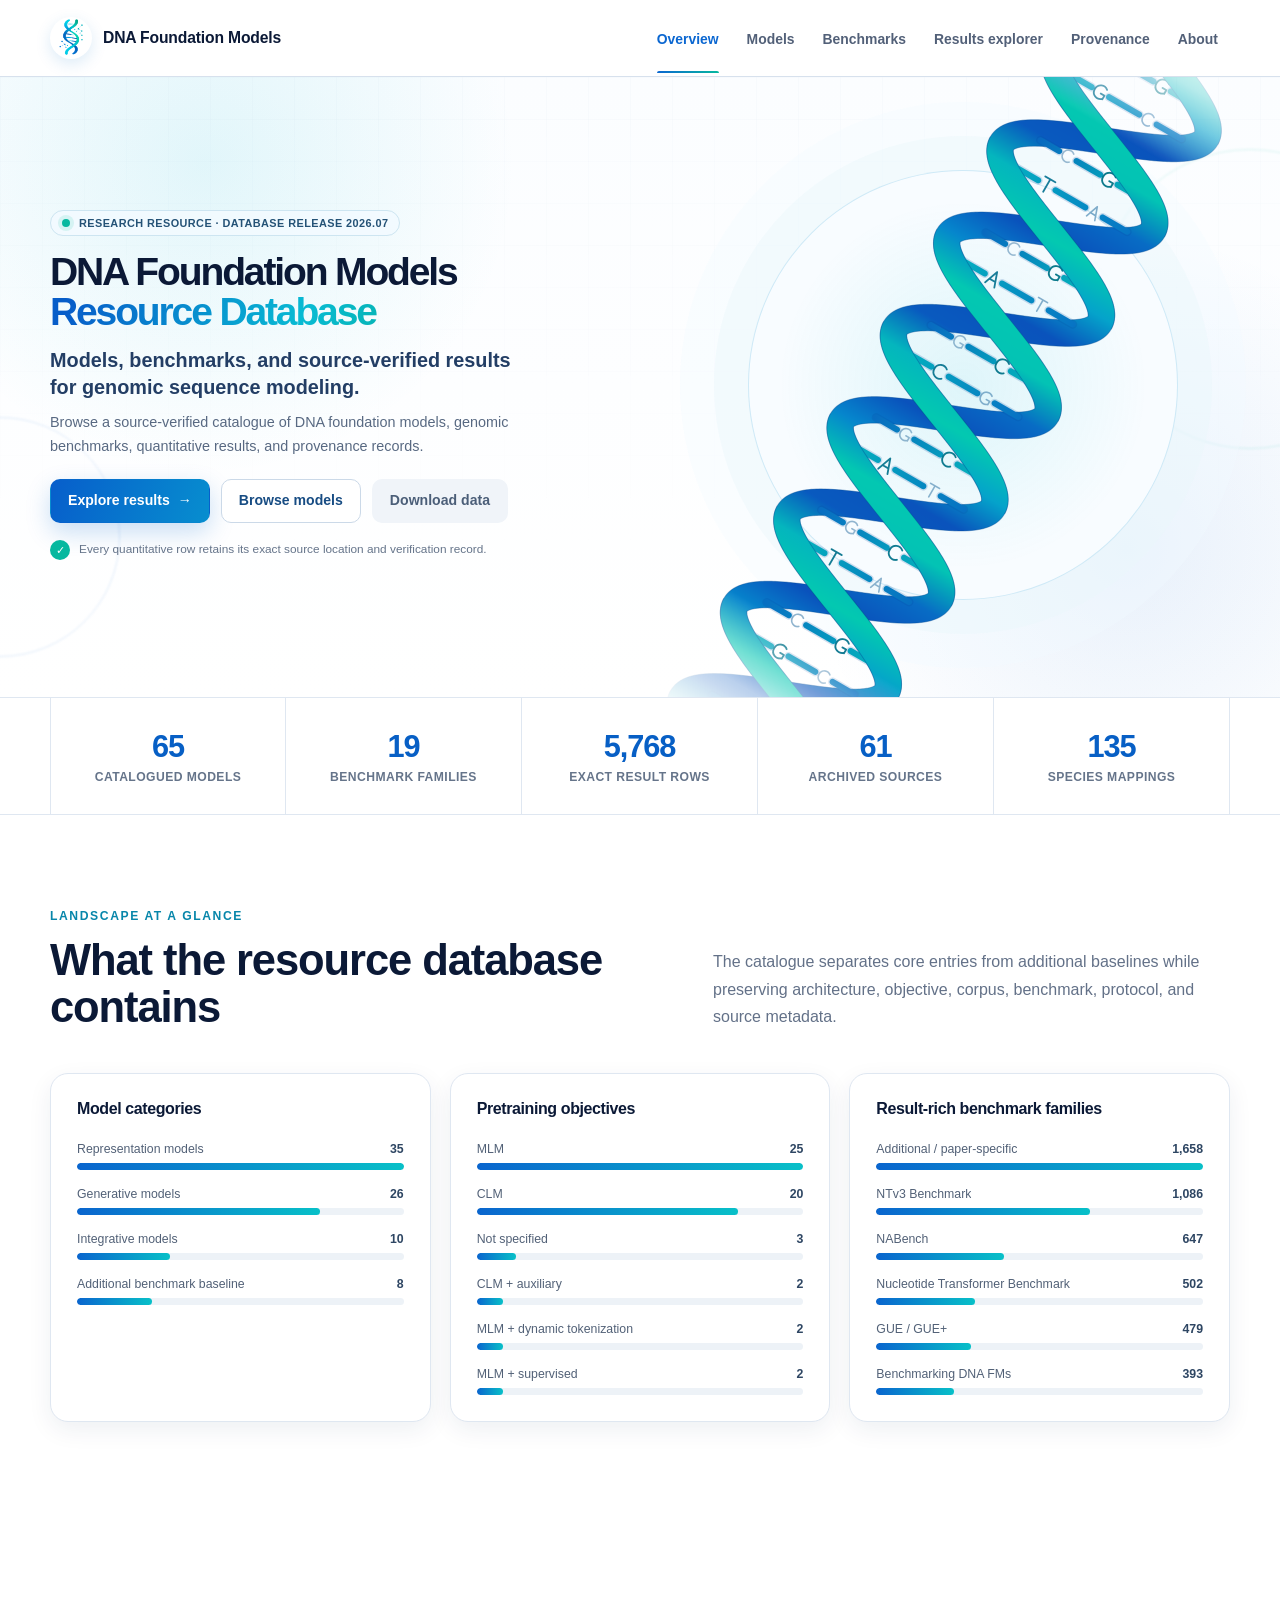
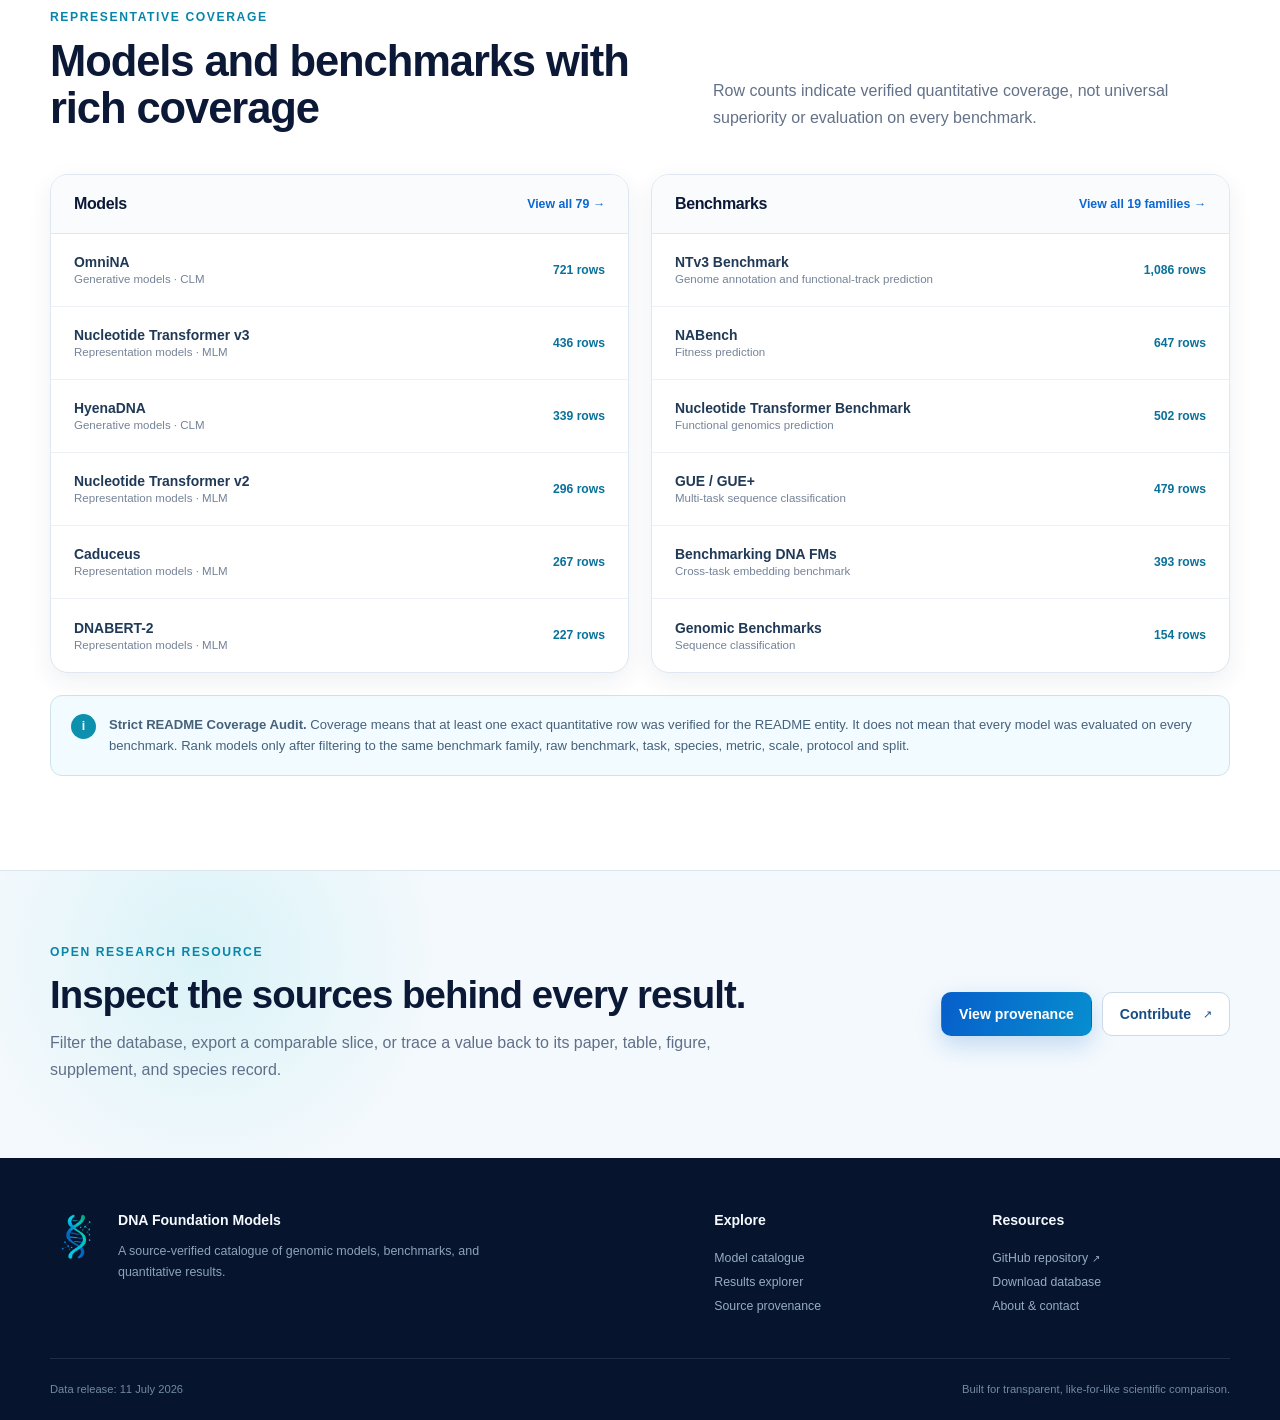
<file: Awesome-DNA/index.html>
<!doctype html>
<html lang="en">
  <head>
    <meta charset="UTF-8" />
    <meta name="viewport" content="width=device-width, initial-scale=1.0" />
    <meta
      name="description"
      content="A source-verified catalogue and benchmark database for DNA foundation models."
    />
    <meta
      name="keywords"
      content="DNA foundation models, genomic language models, benchmarks, quantitative results, provenance"
    />
    <meta name="theme-color" content="#071a3d" />
    <meta property="og:type" content="website" />
    <meta
      property="og:title"
      content="DNA Foundation Models — Resource Database"
    />
    <meta
      property="og:description"
      content="Explore models, benchmarks, exact quantitative results, and source-level provenance."
    />
    <meta property="og:image" content="./og.png" />
    <meta name="twitter:card" content="summary_large_image" />
    <meta name="twitter:image" content="./og.png" />
    <link rel="icon" type="image/png" href="./logo.png" />
    <title>DNA Foundation Models — Resource Database</title>
    <script type="module" crossorigin src="./assets/index-ScXmMlha.js"></script>
    <link rel="stylesheet" crossorigin href="./assets/index-BH6ZZzfq.css">
  </head>
  <body>
    <a class="skip-link" href="#main-content">Skip to main content</a>
    <div id="root"></div>
  </body>
</html>
</file>
<file: Awesome-DNA/assets/index-BH6ZZzfq.css>
:root{--lightningcss-light:initial;--lightningcss-dark: ;color-scheme:light;color:#13213c;font-synthesis:none;text-rendering:optimizelegibility;--ink:#0b1936;--ink-soft:#41506b;--navy:#071a3d;--navy-2:#0a2d66;--blue:#0b67d1;--cyan:#08bed4;--teal:#06b89f;--violet:#7258d8;--green:#1d936f;--line:#dfe7f1;--line-strong:#c9d6e6;--surface:#fff;--surface-muted:#f5f8fc;--surface-blue:#eef7ff;--shadow-sm:0 8px 24px #102d5612;--shadow-md:0 18px 50px #102d561f;--radius-sm:10px;--radius:18px;--radius-lg:28px;--shell:min(1180px, calc(100% - 40px));background:#fff;font-family:Inter,Aptos,Segoe UI,Helvetica Neue,Arial,sans-serif}*{box-sizing:border-box}html{scroll-behavior:smooth;background:#fff}body{background:#fff;min-width:320px;min-height:100vh;margin:0}body,button,input,select{font:inherit}button,input,select,a{-webkit-tap-highlight-color:transparent}button,select{cursor:pointer}button:disabled,select:disabled{cursor:not-allowed}a{color:var(--blue);text-decoration:none}a:hover{color:#004ea9}img{max-width:100%;display:block}h1,h2,h3,p{margin-top:0}h1,h2,h3{color:var(--ink);letter-spacing:-.025em}p{line-height:1.72}code,pre{font-family:SFMono-Regular,Consolas,Liberation Mono,monospace}button:focus-visible,a:focus-visible,input:focus-visible,select:focus-visible,summary:focus-visible{outline-offset:3px;outline:3px solid #08bed46b}.skip-link{z-index:999;color:#fff;background:var(--navy);border-radius:8px;padding:10px 14px;transition:transform .16s;position:fixed;top:12px;left:12px;transform:translateY(-160%)}.skip-link:focus{transform:translateY(0)}.sr-only{clip:rect(0, 0, 0, 0)!important;white-space:nowrap!important;border:0!important;width:1px!important;height:1px!important;margin:-1px!important;padding:0!important;position:absolute!important;overflow:hidden!important}.shell{width:var(--shell);margin-inline:auto}.site-header{z-index:100;-webkit-backdrop-filter:blur(18px);backdrop-filter:blur(18px);background:#ffffffe6;border-bottom:1px solid #cfdbe9d1;position:sticky;top:0}.header-inner{justify-content:space-between;align-items:center;gap:32px;min-height:76px;display:flex}.brand{min-width:245px;color:var(--ink);align-items:center;gap:11px;display:flex}.brand:hover{color:var(--ink)}.brand img{object-fit:cover;border-radius:50%;width:42px;height:42px;box-shadow:0 5px 16px #0074c524}.brand span{flex-direction:column;gap:2px;display:flex}.brand strong{letter-spacing:-.01em;font-size:.98rem}.brand small{color:#6b7890;letter-spacing:.045em;text-transform:uppercase;font-size:.7rem}.primary-nav{align-items:center;gap:4px;display:flex}.primary-nav a{color:#526078;white-space:nowrap;padding:27px 12px 25px;font-size:.87rem;font-weight:650;position:relative}.primary-nav a:after{background:linear-gradient(90deg, var(--blue), var(--teal));content:"";transform-origin:50%;border-radius:2px 2px 0 0;height:2px;transition:transform .16s;position:absolute;bottom:-1px;left:12px;right:12px;transform:scaleX(0)}.primary-nav a:hover,.primary-nav a.active{color:var(--blue)}.primary-nav a.active:after{transform:scaleX(1)}.menu-button{border:1px solid var(--line);width:42px;height:42px;color:var(--ink);background:#fff;border-radius:10px;font-size:1.3rem;display:none}.hero{background:radial-gradient(circle at 16% 14%,#0db9d31c,#0000 26%),radial-gradient(circle at 88% 76%,#0963d117,#0000 26%),linear-gradient(#fbfdff 0%,#fff 100%);min-height:620px;position:relative;overflow:hidden}.hero:before{opacity:.32;content:"";background-image:linear-gradient(#2a5f980e 1px,#0000 1px),linear-gradient(90deg,#2a5f980e 1px,#0000 1px);background-size:42px 42px;position:absolute;inset:0;-webkit-mask-image:linear-gradient(#000,#0000 90%);mask-image:linear-gradient(#000,#0000 90%)}.hero-grid{z-index:2;grid-template-columns:minmax(0,.82fr) minmax(500px,1.18fr);align-items:center;gap:30px;min-height:620px;padding-block:44px 48px;display:grid;position:relative}.hero-copy{width:100%;min-width:0;max-width:510px}.hero-kicker{color:#245276;letter-spacing:.04em;text-transform:uppercase;background:#f3fbffe0;border:1px solid #cde5f1;border-radius:999px;align-items:center;gap:9px;width:-moz-fit-content;width:fit-content;margin-bottom:16px;padding:6px 11px;font-size:.68rem;font-weight:700;display:flex}.status-dot{background:var(--teal);border-radius:50%;width:8px;height:8px;box-shadow:0 0 0 4px #06b89f1f}.hero h1{letter-spacing:-.055em;max-width:560px;margin-bottom:15px;font-size:clamp(2.1rem,3.05vw,3rem);line-height:1.02}.hero h1 span{white-space:nowrap;display:block}.hero h1 .hero-title-accent{color:#0000;background:linear-gradient(110deg,#075dc9 5%,#08bbd3 54%,#05a983 100%);-webkit-background-clip:text;background-clip:text}.hero-subtitle{color:#233e65;max-width:500px;margin-bottom:10px;font-size:clamp(1.04rem,1.55vw,1.27rem);font-weight:680;line-height:1.38}.hero-description{color:#586982;max-width:500px;margin-bottom:21px;font-size:.9rem;line-height:1.62}.hero-actions{flex-wrap:wrap;gap:11px;margin-bottom:17px;display:flex}.button{border:1px solid #0000;border-radius:10px;justify-content:center;align-items:center;gap:8px;min-height:44px;padding:10px 17px;font-size:.88rem;font-weight:760;line-height:1.1;transition:transform .16s,box-shadow .16s,border-color .16s,background .16s;display:inline-flex}button.button{color:inherit}.button:hover:not(:disabled){transform:translateY(-1px)}.button-primary{color:#fff;background:linear-gradient(110deg,#075ecb,#078ecf);box-shadow:0 9px 24px #0968cb38}.button-primary:hover{color:#fff;box-shadow:0 12px 28px #0968cb4d}.button-secondary{color:#174c83;background:#fff;border-color:#cbd9e8}.button-secondary:hover{color:#0a5bab;background:#f8fbff;border-color:#9dbad6}.button-ghost{color:#4b5e78;background:#f0f4f9;border-color:#0000}.button-ghost:hover{color:#234d75;background:#e7eef7}.button-small{min-height:38px;padding:8px 13px;font-size:.79rem}.button:disabled{opacity:.48;box-shadow:none;transform:none}.hero-note{color:#65748a;align-items:center;gap:9px;max-width:480px;font-size:.74rem;line-height:1.45;display:flex}.hero-note span{color:#fff;background:var(--teal);border-radius:50%;place-items:center;width:20px;height:20px;font-size:.7rem;display:grid}.hero-visual{--dna-shift-x:72px;isolation:isolate;place-items:center;min-height:520px;display:grid;position:relative}.dna-canvas-shell{z-index:2;top:50%;left:calc(50% + var(--dna-shift-x));width:min(620px,112%);height:640px;position:absolute;overflow:hidden;transform:translate(-50%,-50%);-webkit-mask-image:linear-gradient(30deg,#0000 0%,#00000047 7%,#000 16% 84%,#00000047 93%,#0000 100%);mask-image:linear-gradient(30deg,#0000 0%,#00000047 7%,#000 16% 84%,#00000047 93%,#0000 100%)}.dna-helix-canvas,.dna-static-fallback{object-fit:contain;width:100%;height:100%;position:absolute;inset:0}.dna-helix-canvas{z-index:2;opacity:0;contain:strict;transition:opacity .18s}.dna-static-fallback{z-index:1;opacity:1;transform-origin:50%;filter:drop-shadow(0 18px 28px #0066be1a);transition:opacity .16s,transform .18s;transform:rotate(30deg)scale(1.22)}.dna-canvas-shell.is-ready .dna-helix-canvas{opacity:1}.dna-canvas-shell.is-ready .dna-static-fallback{opacity:0;transform:rotate(30deg)scale(1.18)}.logo-halo{width:430px;height:430px;transform:translateX(var(--dna-shift-x));background:radial-gradient(circle,#07c0cf1c,#0000 61%),#f8fcff;border:1px solid #078fcc2b;border-radius:50%;position:absolute;box-shadow:0 0 0 34px #e8f7fb73,0 0 0 68px #f0f8ff57}.hero-orb{filter:blur(1px);border-radius:50%;position:absolute}.hero-orb-one{border:1px solid #04b99f26;width:300px;height:300px;top:72px;right:-120px}.hero-orb-two{border:1px solid #0867d121;width:240px;height:240px;bottom:40px;left:-120px}.stats-band{border-block:1px solid var(--line);background:#fff}.stats-grid{grid-template-columns:repeat(5,1fr);display:grid}.stat-item{border-right:1px solid var(--line);text-align:center;flex-direction:column;justify-content:center;align-items:center;min-height:116px;display:flex}.stat-item:first-child{border-left:1px solid var(--line)}.stat-item strong{color:#075fc5;letter-spacing:-.035em;margin-bottom:5px;font-size:clamp(1.55rem,2.4vw,2.25rem)}.stat-item span{color:#65748a;letter-spacing:.035em;text-transform:uppercase;font-size:.76rem;font-weight:690}.section{padding-block:94px}.section-heading{max-width:720px;margin-bottom:42px}.section-heading h2{margin-bottom:14px;font-size:clamp(2rem,3.4vw,3.25rem);line-height:1.08}.section-heading p:not(.eyebrow){color:#637188;margin-bottom:0;font-size:1rem}.split-heading{grid-template-columns:1.06fr .94fr;align-items:end;gap:80px;max-width:none;display:grid}.split-heading h2{margin-bottom:0}.eyebrow{color:#0786aa;letter-spacing:.13em;text-transform:uppercase;margin-bottom:12px;font-size:.76rem;font-weight:800;line-height:1.3}.distribution-grid{grid-template-columns:repeat(3,1fr);gap:19px;display:grid}.distribution-card{border:1px solid var(--line);border-radius:var(--radius);box-shadow:var(--shadow-sm);background:#fff;padding:26px}.distribution-card h3{margin-bottom:24px;font-size:1rem}.distribution-row+.distribution-row{margin-top:17px}.distribution-label{color:#526177;justify-content:space-between;gap:12px;margin-bottom:7px;font-size:.77rem;display:flex}.distribution-label span{text-overflow:ellipsis;white-space:nowrap;overflow:hidden}.distribution-label strong{color:#2e4663}.distribution-track{background:#edf2f7;border-radius:99px;height:7px;overflow:hidden}.distribution-track span{border-radius:inherit;background:linear-gradient(90deg,#0a65ce,#08c0c8);height:100%;display:block}.featured-grid{grid-template-columns:1fr 1fr;gap:22px;display:grid}.featured-panel{border:1px solid var(--line);border-radius:var(--radius);box-shadow:var(--shadow-sm);background:#fff;overflow:hidden}.panel-heading{border-bottom:1px solid var(--line);background:#f9fbfd;justify-content:space-between;align-items:center;gap:16px;padding:20px 23px;display:flex}.panel-heading h3{margin-bottom:0;font-size:1rem}.panel-heading a{font-size:.77rem;font-weight:750}.feature-row{border-bottom:1px solid #edf1f6;justify-content:space-between;align-items:center;gap:20px;min-height:73px;padding:14px 23px;display:flex}.feature-row:last-child{border-bottom:0}.feature-row div{min-width:0}.feature-row strong,.feature-row span{display:block}.feature-row strong{color:#203956;margin-bottom:3px;font-size:.87rem}.feature-row span{color:#758398;text-overflow:ellipsis;white-space:nowrap;font-size:.72rem;overflow:hidden}.feature-row>b{color:#0a719b;flex:none;font-size:.76rem}.coverage-note{background:#f2fbff;border:1px solid #cfe3ee;border-radius:12px;align-items:flex-start;gap:13px;margin-top:22px;padding:18px 20px;display:flex}.coverage-note>span{color:#fff;background:#0d90ad;border-radius:50%;flex:none;place-items:center;width:25px;height:25px;font-size:.78rem;font-weight:850;display:grid}.coverage-note p{color:#46617a;margin-bottom:0;font-size:.82rem;line-height:1.65}.cta-section{background:radial-gradient(circle at 16% 30%,#08c2c81c,#0000 22%),#f4f9fd;border-top:1px solid #dbe6ef;padding-block:74px}.cta-inner{justify-content:space-between;align-items:center;gap:50px;display:flex}.cta-inner>div:first-child{max-width:720px}.cta-inner h2{margin-bottom:12px;font-size:clamp(1.8rem,3vw,2.8rem)}.cta-inner p:not(.eyebrow){color:#607089;margin-bottom:0}.cta-actions{flex:none;gap:10px;display:flex}.site-footer{color:#aebed0;background:#06142d;padding-top:54px}.footer-grid{grid-template-columns:2fr .7fr .8fr;gap:70px;padding-bottom:45px;display:grid}.footer-brand{align-items:flex-start;gap:16px;display:flex}.footer-brand img{border-radius:50%;width:52px;height:52px}.footer-brand strong,.footer-grid>div>strong{color:#f5f9ff;margin-bottom:13px;font-size:.88rem;display:block}.footer-brand p{color:#8da2bb;max-width:420px;margin-bottom:0;font-size:.78rem}.footer-grid>div:not(.footer-brand){flex-direction:column;align-items:flex-start;gap:10px;display:flex}.footer-grid a{color:#95acc4;font-size:.77rem}.footer-grid a:hover{color:#fff}.external-mark{margin-left:4px;font-size:.8em}.footer-bottom{color:#7189a3;border-top:1px solid #a4bcd526;justify-content:space-between;align-items:center;gap:20px;min-height:62px;font-size:.7rem;display:flex}.page-intro{border-bottom:1px solid var(--line);grid-template-columns:1fr auto;align-items:end;gap:70px;min-height:300px;padding-block:78px 55px;display:grid}.page-intro:before{z-index:-1;content:"";background:radial-gradient(circle at 78% 25%,#07b8c617,#0000 26%),linear-gradient(#f9fcff,#fff);height:300px;position:absolute;top:76px;left:0;right:0}.page-intro h1{max-width:780px;margin-bottom:16px;font-size:clamp(2.5rem,4.4vw,4.3rem);line-height:1.03}.page-intro-copy{color:#5d6d84;max-width:760px}.page-intro-copy p{margin-bottom:0}.page-intro-meta{min-width:175px;box-shadow:var(--shadow-sm);background:#ffffffd1;border:1px solid #d3e1ed;border-radius:15px;padding:21px 23px}.page-intro-meta strong,.page-intro-meta span{display:block}.page-intro-meta strong{color:var(--blue);margin-bottom:4px;font-size:2rem}.page-intro-meta span{color:#697a90;max-width:130px;font-size:.74rem;line-height:1.4}.page-body{padding-block:40px 92px}.filter-panel{border:1px solid var(--line);background:#f8fafc;border-radius:14px;grid-template-columns:minmax(220px,1.4fr) repeat(4,minmax(150px,1fr)) auto;align-items:end;gap:13px;margin-bottom:23px;padding:18px;display:grid}.compact-filters{grid-template-columns:minmax(260px,1.4fr) minmax(180px,.8fr) minmax(180px,.8fr) auto}.result-filters{grid-template-columns:repeat(5,minmax(160px,1fr));align-items:end}.field{flex-direction:column;gap:7px;min-width:0;display:flex}.field>span,.inline-select>span{color:#5f6f85;letter-spacing:.045em;text-transform:uppercase;font-size:.69rem;font-weight:780}.field input,.field select,.inline-select select{color:#233b59;background:#fff;border:1px solid #cfdbe8;border-radius:8px;width:100%;height:41px;padding:0 11px;font-size:.8rem}.field select{padding-right:30px}.field input::placeholder{color:#9aa7b7}.field input:hover,.field select:hover,.inline-select select:hover{border-color:#aebfd2}.field input:focus,.field select:focus,.inline-select select:focus{border-color:#4aaed2;outline:0;box-shadow:0 0 0 3px #10accd1a}.search-input{position:relative}.search-input>span{color:#8696a9;position:absolute;top:50%;left:12px;transform:translateY(-50%)}.search-input input{padding-left:33px}.result-summary,.results-toolbar{justify-content:space-between;align-items:center;gap:20px;min-height:47px;margin-bottom:16px;display:flex}.result-summary p{color:#53637a;margin-bottom:0;font-size:.8rem}.muted{color:#8794a5!important}.text-button{color:#0870b8;background:0 0;border:0;padding:0;font-size:.78rem;font-weight:740}.text-button:hover{color:#004d91}.model-grid{grid-template-columns:repeat(3,minmax(0,1fr));gap:17px;display:grid}.model-card{border:1px solid var(--line);background:#fff;border-radius:15px;flex-direction:column;padding:22px;transition:transform .16s,box-shadow .16s,border-color .16s;display:flex;box-shadow:0 7px 20px #1130550b}.model-card:hover{border-color:#bfd4e6;transform:translateY(-2px);box-shadow:0 14px 32px #11305517}.model-card-top,.benchmark-card-header,.source-card-meta{justify-content:space-between;align-items:flex-start;gap:12px;display:flex}.model-card h2{margin:18px 0 12px;font-size:1.2rem}.model-card-alias{color:#8995a6;margin:-5px 0 12px;font-size:.68rem}.scope-label{color:#8290a2;font-size:.68rem}.tag-row{flex-wrap:wrap;gap:6px;display:flex}.tag{border-radius:999px;align-items:center;width:-moz-fit-content;width:fit-content;min-height:23px;padding:3px 8px;font-size:.65rem;font-weight:760;line-height:1.2;display:inline-flex}.tag-blue{color:#1764aa;background:#eaf4ff}.tag-teal{color:#087b70;background:#e7faf6}.tag-violet{color:#6543b4;background:#f0ebff}.tag-gray{color:#627085;background:#eef2f6}.tag-green{color:#177653;background:#eaf8f0}.model-specs{flex:1;margin:20px 0}.model-specs>div{border-top:1px solid #edf1f5;padding:11px 0}.model-specs dt,.benchmark-stats dt,.source-card dt{color:#8391a2;letter-spacing:.04em;text-transform:uppercase;margin-bottom:4px;font-size:.65rem;font-weight:740}.model-specs dd,.benchmark-stats dd,.source-card dd{color:#42536a;margin:0;font-size:.78rem;line-height:1.5}.spec-pair{grid-template-columns:1fr 1fr;gap:20px;display:grid}.coverage-strip{grid-template-columns:1fr 1fr;gap:8px;margin:0 -5px 17px;display:grid}.coverage-strip span{color:#708096;text-align:center;background:#f5f8fb;border-radius:8px;padding:10px 9px;font-size:.66rem}.coverage-strip strong{color:#17669b;margin-bottom:2px;font-size:.88rem;display:block}.card-links{border-top:1px solid #e9eef4;flex-wrap:wrap;gap:8px 13px;padding-top:15px;display:flex}.card-links a,.link-disabled{font-size:.7rem;font-weight:730}.link-disabled{color:#a2adba}.benchmark-grid{grid-template-columns:repeat(3,minmax(0,1fr));gap:17px;display:grid}.benchmark-card{border:1px solid var(--line);background:#fff;border-radius:15px;flex-direction:column;padding:23px;display:flex;box-shadow:0 7px 20px #1130550b}.benchmark-card-header>div{min-width:0}.benchmark-card h2{margin:14px 0 0;font-size:1.18rem}.benchmark-year{color:#76869a;flex:none;font-size:.68rem;font-weight:680}.benchmark-task{color:#5f7087;min-height:48px;margin:11px 0 16px;font-size:.82rem}.benchmark-stats{background:#f6f9fc;border-radius:10px;grid-template-columns:1.5fr repeat(3,.7fr);gap:9px;margin:0 0 17px;padding:13px;display:grid}.benchmark-stats dd{color:#27435f;font-weight:700}.comparability-callout{background:#effafb;border-left:3px solid #17a5b1;border-radius:0 8px 8px 0;flex:1;align-items:flex-start;gap:10px;margin-bottom:16px;padding:12px;display:flex}.comparability-callout>span{color:#0a8d9a;font-weight:900}.comparability-callout p{color:#517078;margin-bottom:0;font-size:.72rem;line-height:1.55}.notice{border:1px solid var(--line);border-radius:11px;align-items:flex-start;gap:13px;padding:16px 18px;display:flex}.notice strong,.notice span{display:block}.notice p{margin:3px 0 0;font-size:.78rem;line-height:1.55}.notice .notice-subline{color:#5f7b81;font-size:.7rem}.notice-guardrail{color:#3b646a;background:#f0fbfb;border-color:#bfe3e5;margin-bottom:18px}.notice-icon{color:#fff;background:#0a9fa7;border-radius:8px;flex:none;place-items:center;width:30px;height:30px;font-weight:900;display:grid!important}.notice-error{width:var(--shell);color:#87383d;background:#fff4f4;border-color:#f2bfc2;margin:80px auto}.results-page{padding-top:32px}.comparison-panel{box-shadow:var(--shadow-sm);background:radial-gradient(circle at 100% 0,#09bcc714,#0000 31%),#fff;border:1px solid #cdddea;border-radius:16px;margin:25px 0;padding:25px}.comparison-empty{grid-template-columns:1fr .7fr;align-items:center;gap:70px;min-height:190px;display:grid}.comparison-empty h2,.comparison-heading h2{margin-bottom:8px;font-size:1.25rem}.comparison-empty p:not(.eyebrow),.comparison-heading p{color:#6d7c90;max-width:700px;margin-bottom:0;font-size:.82rem}.comparison-placeholder{flex-direction:column;gap:12px;display:flex}.comparison-placeholder span{background:linear-gradient(90deg,#d5e8f8,#c7f1ec);border-radius:4px;height:18px;display:block}.comparison-heading{justify-content:space-between;align-items:flex-start;gap:20px;margin-bottom:18px;display:flex}.context-lock{background:#f4f8fb;border-radius:10px;grid-template-columns:repeat(4,1fr);gap:8px;margin-bottom:24px;padding:12px;display:grid}.context-lock span{min-width:0;padding:8px 9px}.context-lock small,.context-lock strong{display:block}.context-lock small{color:#8492a4;letter-spacing:.05em;text-transform:uppercase;margin-bottom:4px;font-size:.6rem;font-weight:760}.context-lock strong{color:#3c526c;text-overflow:ellipsis;white-space:nowrap;font-size:.71rem;overflow:hidden}.comparison-chart{flex-direction:column;gap:10px;display:flex}.comparison-row{grid-template-columns:minmax(150px,.7fr) minmax(220px,2fr) minmax(85px,auto);align-items:center;gap:14px;display:grid}.comparison-model{color:#3b4f68;flex-direction:column;gap:2px;min-width:0;font-size:.75rem;display:flex;overflow:hidden}.comparison-model strong,.comparison-model small{text-overflow:ellipsis;white-space:nowrap;overflow:hidden}.comparison-model strong{color:#253b57;font-size:.76rem;font-weight:750}.comparison-model small{color:#7a899d;font-size:.65rem;font-weight:600}.comparison-track{background:#edf2f6;border-radius:5px;height:18px}.comparison-track span{border-radius:inherit;background:linear-gradient(90deg,#0866ce,#09bcbf);height:100%;display:block}.comparison-row>strong{color:#145b88;text-align:right;font-size:.75rem}.chart-note{color:#8793a3;margin:17px 0 0;font-size:.68rem}.results-toolbar{margin-top:18px}.results-matrix-panel{box-shadow:var(--shadow-sm);background:radial-gradient(circle at 100% 0,#09bcc714,#0000 31%),#fff;border:1px solid #cdddea;border-radius:16px;margin:25px 0 28px;padding:24px}.matrix-heading{justify-content:space-between;align-items:flex-start;gap:24px;display:flex}.matrix-heading h2{margin-bottom:8px;font-size:1.3rem}.matrix-heading p:not(.eyebrow){color:#6d7c90;max-width:760px;margin-bottom:0;font-size:.8rem;line-height:1.6}.matrix-stat-line{color:#7b899a;text-align:right;flex-wrap:wrap;flex:none;justify-content:flex-end;gap:7px 13px;font-size:.68rem;line-height:1.45;display:flex}.matrix-stat-line span+span{border-left:1px solid #dce6ef;padding-left:13px}.matrix-stat-line strong{color:#17628d;font-size:.86rem}.matrix-controls{border-top:1px solid #e6edf3;flex-wrap:wrap;align-items:flex-end;gap:12px;margin:20px 0 15px;padding-top:16px;display:flex}.matrix-protocol-field{width:min(360px,100%)}.matrix-search-field{width:min(320px,100%)}.matrix-scope{color:#8391a2;text-overflow:ellipsis;white-space:nowrap;align-self:center;max-width:100%;margin-left:auto;font-size:.68rem;line-height:1.45;overflow:hidden}.matrix-scope strong{color:#48647c;font-weight:760}.matrix-table-wrap{border:1px solid var(--line);scrollbar-color:#9db5c8 #eef3f7;scrollbar-width:thin;background:#fff;border-radius:12px;max-height:680px;overflow:auto;box-shadow:0 6px 18px #1430500a}.result-matrix-table{table-layout:auto;width:max-content;min-width:100%}.result-matrix-table th,.result-matrix-table td{border-right:1px solid #edf2f6}.result-matrix-table tr>:last-child{border-right:0}.result-matrix-table th{white-space:normal;text-transform:none;letter-spacing:0}.result-matrix-table thead th{z-index:3;text-align:center;vertical-align:bottom;background:#f2f8fc;border-bottom-color:#cfdde8;width:154px;min-width:154px;max-width:190px;padding:12px 10px;position:sticky;top:0}.result-matrix-table thead .matrix-model-heading{z-index:5;text-align:left;background:#eaf5fa;width:190px;min-width:190px;max-width:220px}.result-matrix-table tbody th,.result-matrix-table tbody td{border-bottom:1px solid #e9eef3}.result-matrix-table tbody tr:last-child th,.result-matrix-table tbody tr:last-child td{border-bottom:0}.result-matrix-table tbody td{text-align:center;vertical-align:middle;width:154px;min-width:154px;max-width:190px;padding:9px 8px}.result-matrix-table .matrix-model-heading,.result-matrix-table .matrix-model-cell{position:sticky;left:0}.result-matrix-table .matrix-model-cell{z-index:2;text-align:left;vertical-align:middle;background:#fff;width:190px;min-width:190px;max-width:220px}.result-matrix-table tbody tr:hover .matrix-model-cell{background:#fbfdff}.matrix-column-task{overflow-wrap:anywhere;color:#2e526f;font-size:.69rem;font-weight:800;line-height:1.3;display:block}.matrix-column-split{overflow-wrap:anywhere;color:#8493a3;margin-top:5px;font-size:.6rem;font-weight:650;line-height:1.3;display:block}.matrix-column-species{overflow-wrap:anywhere;color:#637d92;margin-top:4px;font-size:.59rem;font-weight:700;line-height:1.25;display:block}.matrix-column-metric{overflow-wrap:anywhere;color:#17628d;margin-top:5px;font-size:.61rem;font-weight:800;line-height:1.25;display:block}.matrix-model-cell strong,.matrix-model-cell small{overflow-wrap:anywhere;display:block}.matrix-model-cell strong{color:#253e5a;font-size:.76rem;line-height:1.35}.matrix-model-cell small{color:#8795a5;margin-top:5px;font-size:.62rem;line-height:1.35}.matrix-model-cell .matrix-model-family{color:#48647c;margin-top:4px;font-size:.65rem;font-weight:700}.matrix-model-cell .matrix-model-count{color:#9aa6b5;font-size:.59rem;font-weight:650}.matrix-cell-values{flex-direction:column;align-items:stretch;gap:4px;display:flex}.matrix-value{background:#eef7ff;border:1px solid #d5eafa;border-radius:7px;flex-direction:column;align-items:center;gap:2px;min-width:0;padding:5px 6px;display:flex}.matrix-value strong{text-overflow:ellipsis;white-space:nowrap;color:#086898;max-width:100%;font-size:.78rem;line-height:1.15;display:block;overflow:hidden}.matrix-empty{color:#b0bbc6;font-size:.82rem}.matrix-empty-state{color:#738297;text-align:center;background:#fafcfe;border:1px dashed #c8d5e2;border-radius:10px;flex-direction:column;align-items:center;gap:4px;padding:34px 20px;font-size:.76rem;display:flex}.matrix-empty-state strong{color:#344b66}.matrix-note{color:#8793a3;margin:14px 0 0;font-size:.68rem;line-height:1.55}.matrix-pagination{color:#64778c;justify-content:center;align-items:center;gap:14px;margin-top:12px;font-size:.72rem;display:flex}.matrix-pagination strong{color:#17628d}.results-toolbar>div:first-child{color:#596a80;font-size:.8rem}.toolbar-actions{align-items:flex-end;gap:9px;display:flex}.inline-select{align-items:center;gap:7px;display:flex}.inline-select select{width:auto;min-width:145px;height:38px}.table-wrap{border:1px solid var(--line);background:#fff;border-radius:13px;overflow-x:auto;box-shadow:0 6px 18px #1430500a}.data-table{border-collapse:collapse;text-align:left;width:100%}.data-table th{color:#63748a;letter-spacing:.045em;text-transform:uppercase;white-space:nowrap;background:#f6f9fb;border-bottom:1px solid #d7e1eb;padding:13px 14px;font-size:.66rem;font-weight:800}.data-table.result-matrix-table th{white-space:normal;text-transform:none;letter-spacing:0}.data-table td{color:#53647a;vertical-align:top;border-bottom:1px solid #e9eef3;padding:14px;font-size:.74rem;line-height:1.48}.data-table tbody tr:last-child td{border-bottom:0}.data-table tbody tr:hover{background:#fbfdff}.results-table{min-width:1120px}.results-table th:first-child{width:42px}.results-table th:nth-child(2){width:18%}.results-table th:nth-child(3){width:12%}.results-table th:nth-child(4){width:22%}.results-table th:nth-child(5){width:13%}.results-table th:nth-child(6){width:22%}.select-cell input{accent-color:#0879c3;width:16px;height:16px}.data-table td>strong,.data-table td>span,.data-table td>code{display:block}.data-table td>strong{color:#253e5a;margin-bottom:3px}.data-table code{color:#6d7f92;background:#f0f3f6;border-radius:4px;width:-moz-fit-content;width:fit-content;margin-top:7px;padding:2px 5px;font-size:.62rem}.cell-subline{color:#718197;margin-top:3px}.family-line{color:#087a93;margin-top:6px;font-size:.67rem}.value-cell strong{font-size:.84rem;color:#086898!important}.value-cell span{color:#7b899a;font-size:.67rem}.verified-line{color:#16836a;margin-top:7px;font-size:.64rem}.source-cell{position:relative}details summary{color:#0874a1;cursor:pointer;width:-moz-fit-content;width:fit-content;font-weight:760;list-style:none}details summary::-webkit-details-marker{display:none}details summary:after{content:"+";margin-left:5px}details[open] summary:after{content:"−"}.source-popover{background:#f8fbfd;border:1px solid #d7e3ec;border-radius:8px;min-width:290px;max-width:430px;margin-top:10px;padding:13px}.source-popover strong{color:#40566f;font-size:.7rem;display:block}.source-popover p{color:#617186;margin:7px 0;font-size:.68rem;line-height:1.55}.source-popover a{font-size:.68rem;font-weight:760}.empty-state{color:#65758a;text-align:center;background:#fafcfe;border:1px dashed #c8d5e2;border-radius:12px;margin-top:18px;padding:40px 25px}.empty-state strong{color:#344b66;margin-bottom:5px;display:block}.empty-state p{margin-bottom:0;font-size:.8rem}.pagination{justify-content:space-between;align-items:center;gap:20px;min-height:70px;margin-top:25px;display:flex}.pagination>button,.pagination div button{color:#4c6077;background:#fff;border:1px solid #cfdae5;border-radius:7px;min-width:36px;height:36px;padding:0 10px;font-size:.74rem;font-weight:700}.pagination>button{min-width:105px}.pagination button:hover:not(:disabled),.pagination button.active{color:#08739f;background:#f0faff;border-color:#228bb8}.pagination button:disabled{opacity:.42}.pagination div{align-items:center;gap:5px;display:flex}.pagination div span{color:#8492a3;padding:0 3px}.loading-panel{width:var(--shell);color:#718095;flex-direction:column;justify-content:center;align-items:center;min-height:540px;margin-inline:auto;display:flex}.loading-mark{align-items:center;gap:6px;margin-bottom:14px;display:flex}.loading-mark span{background:var(--blue);border-radius:50%;width:9px;height:9px;animation:1.1s ease-in-out infinite loading-pulse}.loading-mark span:nth-child(2){background:var(--cyan);animation-delay:.12s}.loading-mark span:nth-child(3){background:var(--teal);animation-delay:.24s}.loading-panel p{font-size:.82rem}@keyframes loading-pulse{0%,to{opacity:.35;transform:translateY(0)}50%{opacity:1;transform:translateY(-6px)}}.tab-list{border-bottom:1px solid var(--line);gap:6px;margin-bottom:19px;display:flex}.tab-list button{color:#6e7c90;background:0 0;border:0;align-items:center;gap:8px;padding:13px 16px;font-size:.82rem;font-weight:760;display:flex;position:relative}.tab-list button:after{content:"";background:#078bc3;height:2px;position:absolute;bottom:-1px;left:8px;right:8px;transform:scaleX(0)}.tab-list button.active{color:#086ca0}.tab-list button.active:after{transform:scaleX(1)}.tab-list button span{background:#eaf2f8;border-radius:99px;min-width:22px;padding:2px 6px;font-size:.65rem}.source-grid{grid-template-columns:repeat(2,minmax(0,1fr));gap:17px;display:grid}.source-card{border:1px solid var(--line);background:#fff;border-radius:14px;flex-direction:column;padding:23px;display:flex;box-shadow:0 7px 20px #1130550a}.source-card-meta{color:#7c899a;justify-content:flex-start;font-size:.67rem}.source-card h2{margin:16px 0 7px;font-size:1.03rem;line-height:1.35}.source-type{color:#0a7c91;margin-bottom:15px;font-size:.73rem;font-weight:700}.source-card dl{flex:1;margin:0 0 17px}.source-card dl>div{border-top:1px solid #edf1f5;padding:10px 0}.source-card-footer{border-top:1px solid #e8eef3;justify-content:space-between;align-items:center;gap:13px;padding-top:14px;display:flex}.source-card-footer span{color:#758397;text-overflow:ellipsis;white-space:nowrap;font-size:.68rem;overflow:hidden}.source-card-footer a{flex:none;font-size:.7rem;font-weight:760}.audit-table{min-width:1050px}.model-tab-list{margin-bottom:28px}.evolution-section{--map-border:#d8e3ee}.evolution-method-note{border-bottom:1px solid var(--line);grid-template-columns:minmax(300px,.9fr) minmax(360px,1.1fr);align-items:end;gap:42px;margin-bottom:24px;padding:4px 2px 22px;display:grid}.evolution-method-note h2{margin-bottom:0;font-size:clamp(1.45rem,2.3vw,2rem)}.evolution-method-note>p{color:#65758b;margin-bottom:0;font-size:.78rem;line-height:1.65}.evolution-controls{border:1px solid var(--line);background:#f8fafc;border-radius:13px;grid-template-columns:minmax(260px,1fr) 94px 94px auto;align-items:end;gap:12px;padding:16px;display:grid}.evolution-controls>label,.scope-chips{flex-direction:column;gap:7px;min-width:0;display:flex}.evolution-controls>label>span,.scope-chips>span{color:#68778b;letter-spacing:.055em;text-transform:uppercase;font-size:.66rem;font-weight:790}.evolution-controls input,.evolution-controls select{color:#233b59;background:#fff;border:1px solid #cfdbe7;border-radius:8px;width:100%;height:40px;padding:0 11px;font-size:.78rem}.scope-chips{grid-template-columns:repeat(2,auto);display:grid}.scope-chips>span{grid-column:1/-1}.scope-chips button,.family-chip-list button{color:#718095;background:#fff;border:1px solid #d2deea;font-size:.7rem;font-weight:720}.scope-chips button{white-space:nowrap;border-radius:8px;min-height:40px;padding:0 12px}.scope-chips button.active{color:#075e93;background:#edf8fc;border-color:#79b7d5}.family-chip-list{flex-wrap:wrap;gap:8px;margin:12px 0 10px;display:flex}.family-chip-list button{border-radius:999px;align-items:center;gap:7px;min-height:32px;padding:5px 10px;display:inline-flex}.family-chip-list button>span{border:1.5px solid var(--family-color);background:0 0;border-radius:50%;flex:none;width:7px;height:7px}.family-chip-list button.active{border-color:color-mix(in srgb, var(--family-color), white 58%);color:color-mix(in srgb, var(--family-color), #102a46 20%);background:color-mix(in srgb, var(--family-color), white 92%)}.family-chip-list button.active>span{background:var(--family-color)}.evolution-result-line{color:#69798e;justify-content:space-between;align-items:center;gap:18px;min-height:42px;font-size:.73rem;display:flex}.evolution-result-line strong{color:#1c486f}.evolution-result-line span{color:#8a97a7}.evolution-workspace{grid-template-columns:minmax(0,1fr) 324px;align-items:start;gap:18px;display:grid}@media (min-width:1240px){.evolution-result-line,.evolution-workspace{width:min(100vw - 48px,1680px);position:relative;left:50%;transform:translate(-50%)}}.evolution-map-column{min-width:0}.evolution-scrollbar-top{scrollbar-color:#8ea7be #edf2f6;scrollbar-width:thin;background:#edf2f6;border-radius:99px;height:14px;margin:0 0 9px;overflow:auto hidden}.evolution-scrollbar-top>div{height:1px}.evolution-scrollbar-top::-webkit-scrollbar{height:10px}.evolution-scrollbar-top::-webkit-scrollbar-track{background:#edf2f6;border-radius:99px}.evolution-scrollbar-top::-webkit-scrollbar-thumb{background:#8ea7be;border:2px solid #edf2f6;border-radius:99px}.evolution-scrollbar-top:focus-visible{outline:2px solid var(--accent);outline-offset:3px}.desktop-evolution-map{border:1px solid var(--map-border);scrollbar-color:#bdccdb #edf2f6;scrollbar-width:thin;cursor:grab;touch-action:pan-y;background:#fbfdff;border-radius:14px;overflow:auto hidden;box-shadow:0 10px 30px #1130550e}.desktop-evolution-map.is-dragging{cursor:grabbing}.desktop-evolution-map.is-dragging .evolution-map-stage{-webkit-user-select:none;user-select:none}.evolution-map-stage{background:linear-gradient(#f4f9fde0,#fff9 70px),#fff;min-height:540px;position:relative;overflow:clip}.evolution-canvas{z-index:0;display:block;position:absolute;inset:0}.evolution-year-axis{z-index:2;pointer-events:none;border-bottom:1px solid #b8c7d785;width:100%;height:48px;position:absolute;top:0;left:0}.evolution-year-axis span{color:#77879b;letter-spacing:.045em;font-size:.67rem;font-weight:780;position:absolute;top:17px;transform:translate(-50%)}.evolution-label-rail{z-index:4;pointer-events:none;background:linear-gradient(90deg,#fffffffa 0%,#fffffff0 78%,#fff0 100%);width:68px;position:sticky;left:0}.evolution-lane-label{letter-spacing:.025em;text-align:center;text-orientation:mixed;writing-mode:vertical-rl;justify-content:center;align-items:center;width:52px;padding:8px 0;font-size:.82rem;font-weight:850;line-height:1.14;display:flex;position:absolute;left:7px;overflow:hidden;transform:rotate(180deg)}.evolution-node{z-index:3;border:1px solid color-mix(in srgb, var(--node-color), white 38%);border-left:3px solid var(--node-color);color:#243c57;text-align:left;cursor:pointer;background:#fffffff7;border-radius:8px;align-items:center;width:132px;height:36px;padding:0 10px;transition:border-color .14s,box-shadow .14s,transform .14s;display:flex;position:absolute;box-shadow:0 5px 13px #16325314}.evolution-node:hover{border-color:var(--node-color);transform:translateY(-1px);box-shadow:0 9px 19px #16325324}.evolution-node.selected{border-color:var(--node-color);box-shadow:0 0 0 2px color-mix(in srgb, var(--node-color), transparent 75%), 0 9px 20px #16325326}.evolution-node.benchmark-node{background:#ffffffb8;border-style:dashed;border-left-width:3px}.evolution-node strong{text-overflow:ellipsis;white-space:nowrap;width:100%;font-size:.7rem;font-weight:780;overflow:hidden}.evolution-detail-desktop{position:sticky;top:98px}.evolution-detail{background:#fff;border:1px solid #d7e2ed;border-radius:14px;overflow:hidden;box-shadow:0 10px 28px #14305012}.evolution-detail-heading{background:#f8fafc;border-bottom:1px solid #e6edf3;justify-content:space-between;align-items:center;gap:12px;padding:15px 17px;display:flex}.evolution-detail-heading>strong{color:#345575;font-variant-numeric:tabular-nums;font-size:.74rem}.timeline-status{color:#176c5c;letter-spacing:.035em;text-transform:uppercase;align-items:center;gap:6px;font-size:.63rem;font-weight:790;display:inline-flex}.timeline-status:before{content:"";background:#168d72;border-radius:50%;width:7px;height:7px}.timeline-status-baseline{color:#765f30}.timeline-status-baseline:before{background:0 0;border:1.5px solid #9c7d3c}.evolution-detail>h2{margin:20px 18px 5px;font-size:1.35rem}.model-alias{color:#8a96a5;margin:0 18px 8px;font-size:.67rem}.detail-family{margin:0 18px 17px;font-size:.69rem;font-weight:760;line-height:1.45}.evolution-detail-specs{margin:0;padding:0 18px}.evolution-detail-specs>div{border-top:1px solid #ebf0f5;padding:10px 0}.evolution-detail-specs dt{color:#8a96a5;letter-spacing:.035em;text-transform:uppercase;margin-bottom:4px;font-size:.61rem;font-weight:750}.evolution-detail-specs dd{color:#3d526b;margin:0;font-size:.73rem;line-height:1.48}.detail-spec-pair{grid-template-columns:1fr 1fr;gap:14px;display:grid}.detail-source-counts{color:#718095;border-block:1px solid #e7edf3;grid-template-columns:1fr 1fr;margin:7px 18px 0;padding:12px 0;font-size:.67rem;display:grid}.detail-source-counts span+span{border-left:1px solid #e7edf3;padding-left:14px}.detail-source-counts strong{color:#274968;margin-bottom:2px;font-size:.92rem;display:block}.release-source-note{color:#607188;background:#f5f8fb;border-radius:9px;margin:15px 18px 0;padding:12px}.release-source-note>span{color:#7c8a9b;letter-spacing:.045em;text-transform:uppercase;margin-bottom:5px;font-size:.59rem;font-weight:780;display:block}.release-source-note p{margin-bottom:0;font-size:.66rem;line-height:1.55}.evolution-detail-links{flex-wrap:wrap;gap:14px;padding:16px 18px 18px;display:flex}.evolution-detail-links a{font-size:.7rem;font-weight:760}.evolution-detail-mobile,.mobile-evolution-timeline{display:none}.evolution-empty{margin-top:8px}.mobile-year-group{grid-template-columns:58px minmax(0,1fr);gap:14px;display:grid;position:relative}.mobile-year-group:before{content:"";background:#d5e0ea;width:1px;position:absolute;top:31px;bottom:0;left:57px}.mobile-year-group h3{color:#6d7d91;font-variant-numeric:tabular-nums;margin:9px 0 0;font-size:.75rem}.mobile-year-group>div{gap:8px;padding-bottom:18px;display:grid}.mobile-year-group button{color:#304760;text-align:left;background:#fff;border:1px solid #d9e4ed;border-radius:9px;align-items:center;gap:11px;min-height:53px;padding:8px 11px;display:flex;position:relative}.mobile-year-group button.selected{border-color:var(--node-color);box-shadow:0 0 0 2px color-mix(in srgb, var(--node-color), transparent 80%)}.mobile-year-group button.benchmark-node{border-style:dashed}.mobile-node-dot{background:var(--node-color);border-radius:50%;flex:none;width:9px;height:9px}.benchmark-node .mobile-node-dot{border:1.5px solid var(--node-color);background:#fff}.mobile-year-group button>span:last-child{min-width:0}.mobile-year-group strong,.mobile-year-group small{display:block}.mobile-year-group strong{margin-bottom:3px;font-size:.74rem}.mobile-year-group small{color:#8290a1;text-overflow:ellipsis;white-space:nowrap;font-size:.62rem;overflow:hidden}.original-label{color:#929dab;margin-top:6px;font-size:.65rem}.verified-badge{color:#17745b;background:#eaf8f1;border-radius:99px;width:-moz-fit-content;width:fit-content;padding:5px 8px;font-size:.64rem}.about-page{padding-top:60px}.about-grid{grid-template-columns:1.5fr .5fr;align-items:start;gap:64px;display:grid}.about-main h2{max-width:700px;margin-bottom:20px;font-size:clamp(1.8rem,3vw,2.8rem);line-height:1.12}.about-main p:not(.eyebrow){color:#5a6a80}.about-sidebar{border:1px solid var(--line);background:#f8fbfd;border-radius:16px;padding:25px}.about-sidebar img{border-radius:50%;width:130px;margin:0 auto 22px}.about-sidebar>strong{color:#2f4966;margin-bottom:5px;display:block}.about-sidebar>p{color:#768499;font-size:.78rem}.authors-section,.data-method-section,.citation-section,.resource-section{margin-top:90px}.author-grid{grid-template-columns:repeat(5,1fr);gap:12px;display:grid}.author-card{border:1px solid var(--line);background:#fff;border-radius:13px;min-height:155px;padding:18px}.author-initials{color:#fff;background:linear-gradient(135deg,#0a67cb,#08b8bb);border-radius:11px;place-items:center;width:42px;height:42px;margin-bottom:24px;font-size:.76rem;font-weight:850;display:grid}.author-card strong{color:#2f4863;margin-bottom:5px;font-size:.85rem;display:block}.author-card p{color:#7c899a;margin-bottom:0;font-size:.68rem;line-height:1.5}.data-method-section{color:#aabed2;background:var(--navy);border-radius:22px;grid-template-columns:.7fr 1.3fr;gap:80px;padding:50px;display:grid}.data-method-section h2{color:#fff;font-size:2rem}.method-grid{grid-template-columns:1fr 1fr;gap:28px 30px;display:grid}.method-grid article>span{color:#41d0c6;margin-bottom:12px;font-size:.7rem;font-weight:800;display:block}.method-grid h3{color:#f0f7ff;margin-bottom:7px;font-size:.94rem}.method-grid p{color:#91a8bf;margin-bottom:0;font-size:.74rem;line-height:1.6}.citation-section{grid-template-columns:.55fr 1.45fr;align-items:start;gap:60px;display:grid}.citation-section h2{margin-bottom:8px;font-size:2rem}.citation-section p:not(.eyebrow){color:#728095;font-size:.82rem}.citation-box{border:1px solid var(--line);background:#f6f9fb;border-radius:14px;padding:24px;position:relative;overflow:hidden}.citation-box pre{color:#3e536b;white-space:pre-wrap;margin:0 0 18px;font-size:.73rem;line-height:1.7;overflow-x:auto}.resource-section{grid-template-columns:1fr 1fr;gap:18px;display:grid}.resource-section article{border:1px solid var(--line);background:#fff;border-radius:15px;padding:29px}.resource-section article>span{color:#fff;background:linear-gradient(135deg,#0a68cb,#09b8bb);border-radius:12px;place-items:center;width:46px;height:46px;margin-bottom:23px;font-size:1.2rem;display:grid}.resource-section h3{margin-bottom:7px}.resource-section p{color:#6a788c;margin-bottom:19px;font-size:.8rem}@media (max-width:1100px){.header-inner{gap:14px}.primary-nav a{padding-inline:8px;font-size:.8rem}.hero-grid{grid-template-columns:minmax(0,.9fr) minmax(440px,1.1fr);gap:18px}.hero-visual{--dna-shift-x:46px}.dna-canvas-shell{width:min(550px,110%);height:610px}.logo-halo{width:390px;height:390px}.filter-panel,.result-filters{grid-template-columns:repeat(3,1fr)}.model-grid,.benchmark-grid{grid-template-columns:repeat(2,minmax(0,1fr))}.author-grid{grid-template-columns:repeat(3,1fr)}}@media (max-width:860px){:root{--shell:min(100% - 30px, 1180px)}.evolution-method-note{grid-template-columns:1fr;gap:12px}.evolution-controls{grid-template-columns:minmax(0,1fr) 90px 90px}.scope-chips{grid-column:1/-1;grid-template-columns:repeat(2,1fr)}.desktop-evolution-map,.evolution-scrollbar-top,.evolution-detail-desktop{display:none}.evolution-workspace,.evolution-detail-mobile,.mobile-evolution-timeline{display:block}.evolution-detail-mobile{margin:7px 0 18px}.mobile-evolution-timeline{padding:10px 0 0}.header-inner{min-height:68px}.menu-button{place-items:center;display:grid}.primary-nav{border-bottom:1px solid var(--line);background:#fffffff7;padding:10px 15px 16px;display:none;position:absolute;top:67px;left:0;right:0;box-shadow:0 15px 26px #1432501a}.primary-nav.is-open{grid-template-columns:repeat(2,1fr);display:grid}.primary-nav a{border-radius:8px;padding:12px}.primary-nav a:after{display:none}.primary-nav a.active{background:#eef7fc}.hero-grid{grid-template-columns:1fr;gap:18px;min-height:auto;padding-block:48px 58px}.hero-copy{max-width:680px}.hero-visual{--dna-shift-x:20px;border-radius:36px;min-height:500px;overflow:hidden}.dna-canvas-shell{width:min(540px,104%);height:590px}.logo-halo{width:370px;height:370px}.stats-grid{grid-template-columns:repeat(3,1fr)}.stat-item:nth-child(4),.stat-item:nth-child(5){border-top:1px solid var(--line)}.stat-item:nth-child(4){grid-column:1/2}.distribution-grid{grid-template-columns:1fr}.split-heading{grid-template-columns:1fr;gap:16px}.featured-grid{grid-template-columns:1fr}.cta-inner{flex-direction:column;align-items:flex-start}.footer-grid{grid-template-columns:1fr 1fr;gap:38px}.footer-brand{grid-column:1/3}.page-intro{grid-template-columns:1fr;gap:28px;min-height:270px;padding-block:62px 45px}.page-intro-meta{width:-moz-fit-content;width:fit-content}.filter-panel,.compact-filters,.result-filters{grid-template-columns:repeat(2,1fr)}.comparison-empty{grid-template-columns:1fr;gap:25px}.context-lock{grid-template-columns:repeat(2,1fr)}.source-grid,.about-grid{grid-template-columns:1fr}.about-sidebar{grid-template-columns:130px 1fr;align-items:center;gap:8px 24px;display:grid}.about-sidebar img{grid-row:1/4;margin:0}.data-method-section{grid-template-columns:1fr;gap:30px;padding:38px}.citation-section{grid-template-columns:1fr;gap:20px}}@media (max-width:620px){:root{--shell:min(100% - 22px, 1180px)}.brand{min-width:0}.brand img{width:38px;height:38px}.brand small{display:none}.hero{min-height:0}.hero-grid{gap:12px;padding-block:38px 48px}.hero h1{font-size:clamp(1.4rem,7vw,2.25rem)}.hero-subtitle{font-size:1.08rem}.hero-description{font-size:.9rem}.hero-actions{flex-direction:column;align-items:stretch}.hero-actions .button{width:100%}.hero-visual{--dna-shift-x:12px;border-radius:26px;min-height:390px}.dna-canvas-shell{width:min(370px,112%);height:460px}.logo-halo{width:270px;height:270px;box-shadow:0 0 0 20px #e8f7fb73,0 0 0 40px #f0f8ff57}.stats-grid{grid-template-columns:1fr 1fr}.stat-item{border-top:1px solid var(--line);min-height:96px}.stat-item:first-child,.stat-item:nth-child(2){border-top:0}.stat-item:nth-child(5){grid-column:1/3}.section{padding-block:68px}.section-heading{margin-bottom:30px}.section-heading h2{font-size:2rem}.panel-heading,.feature-row{padding-inline:16px}.cta-actions{flex-direction:column;align-items:stretch;width:100%}.footer-grid{grid-template-columns:1fr}.footer-brand{grid-column:auto}.footer-bottom{flex-direction:column;justify-content:center;align-items:flex-start;padding-block:17px}.page-intro h1{font-size:2.45rem}.page-body{padding-bottom:70px}.filter-panel,.compact-filters,.result-filters{grid-template-columns:1fr}.model-tab-list button{padding-inline:11px}.evolution-controls{grid-template-columns:1fr 1fr}.evolution-search,.scope-chips{grid-column:1/-1}.family-chip-list{margin-inline:calc((100vw - var(--shell)) / -2);padding-inline:calc((100vw - var(--shell)) / 2);scrollbar-width:none;flex-wrap:nowrap;overflow-x:auto}.family-chip-list::-webkit-scrollbar{display:none}.family-chip-list button{flex:none;max-width:245px}.evolution-result-line{flex-direction:column;align-items:flex-start;gap:2px;padding-block:7px}.evolution-detail-heading{align-items:flex-start}.model-grid,.benchmark-grid{grid-template-columns:1fr}.result-summary,.results-toolbar{flex-direction:column;justify-content:center;align-items:flex-start}.toolbar-actions{flex-direction:column;align-items:stretch;width:100%}.inline-select{flex-direction:column;align-items:flex-start;width:100%}.inline-select select{width:100%}.comparison-panel{padding:19px}.comparison-heading{flex-direction:column}.context-lock{grid-template-columns:1fr}.comparison-row{grid-template-columns:1fr auto;gap:6px 12px}.comparison-track{grid-area:2/1/auto/3}.pagination{flex-direction:column;padding-block:20px}.pagination>button{width:100%}.tab-list{overflow-x:auto}.tab-list button{flex:none}.about-sidebar{display:block}.about-sidebar img{margin:0 auto 22px}.author-grid{grid-template-columns:1fr 1fr}.data-method-section{padding:27px 22px}.method-grid,.resource-section{grid-template-columns:1fr}}@media (max-width:860px){.matrix-heading{flex-direction:column;gap:12px}.matrix-stat-line{text-align:left;justify-content:flex-start}.matrix-scope{margin-left:0}}@media (max-width:620px){.results-matrix-panel{padding:18px 15px}.matrix-controls{flex-direction:column;align-items:stretch}.matrix-protocol-field,.matrix-search-field{width:100%}.matrix-scope{white-space:normal}.result-matrix-table thead .matrix-model-heading,.result-matrix-table .matrix-model-cell{width:150px;min-width:150px;max-width:170px}.result-matrix-table thead th,.result-matrix-table tbody td{width:125px;min-width:125px}}@media (prefers-reduced-motion:reduce){*,:before,:after{scroll-behavior:auto!important;transition-duration:.01ms!important;animation-duration:.01ms!important;animation-iteration-count:1!important}.dna-helix-canvas{display:none}.dna-static-fallback,.dna-canvas-shell.is-ready .dna-static-fallback{opacity:1;transform:rotate(30deg)scale(1.22)}}
</file>
